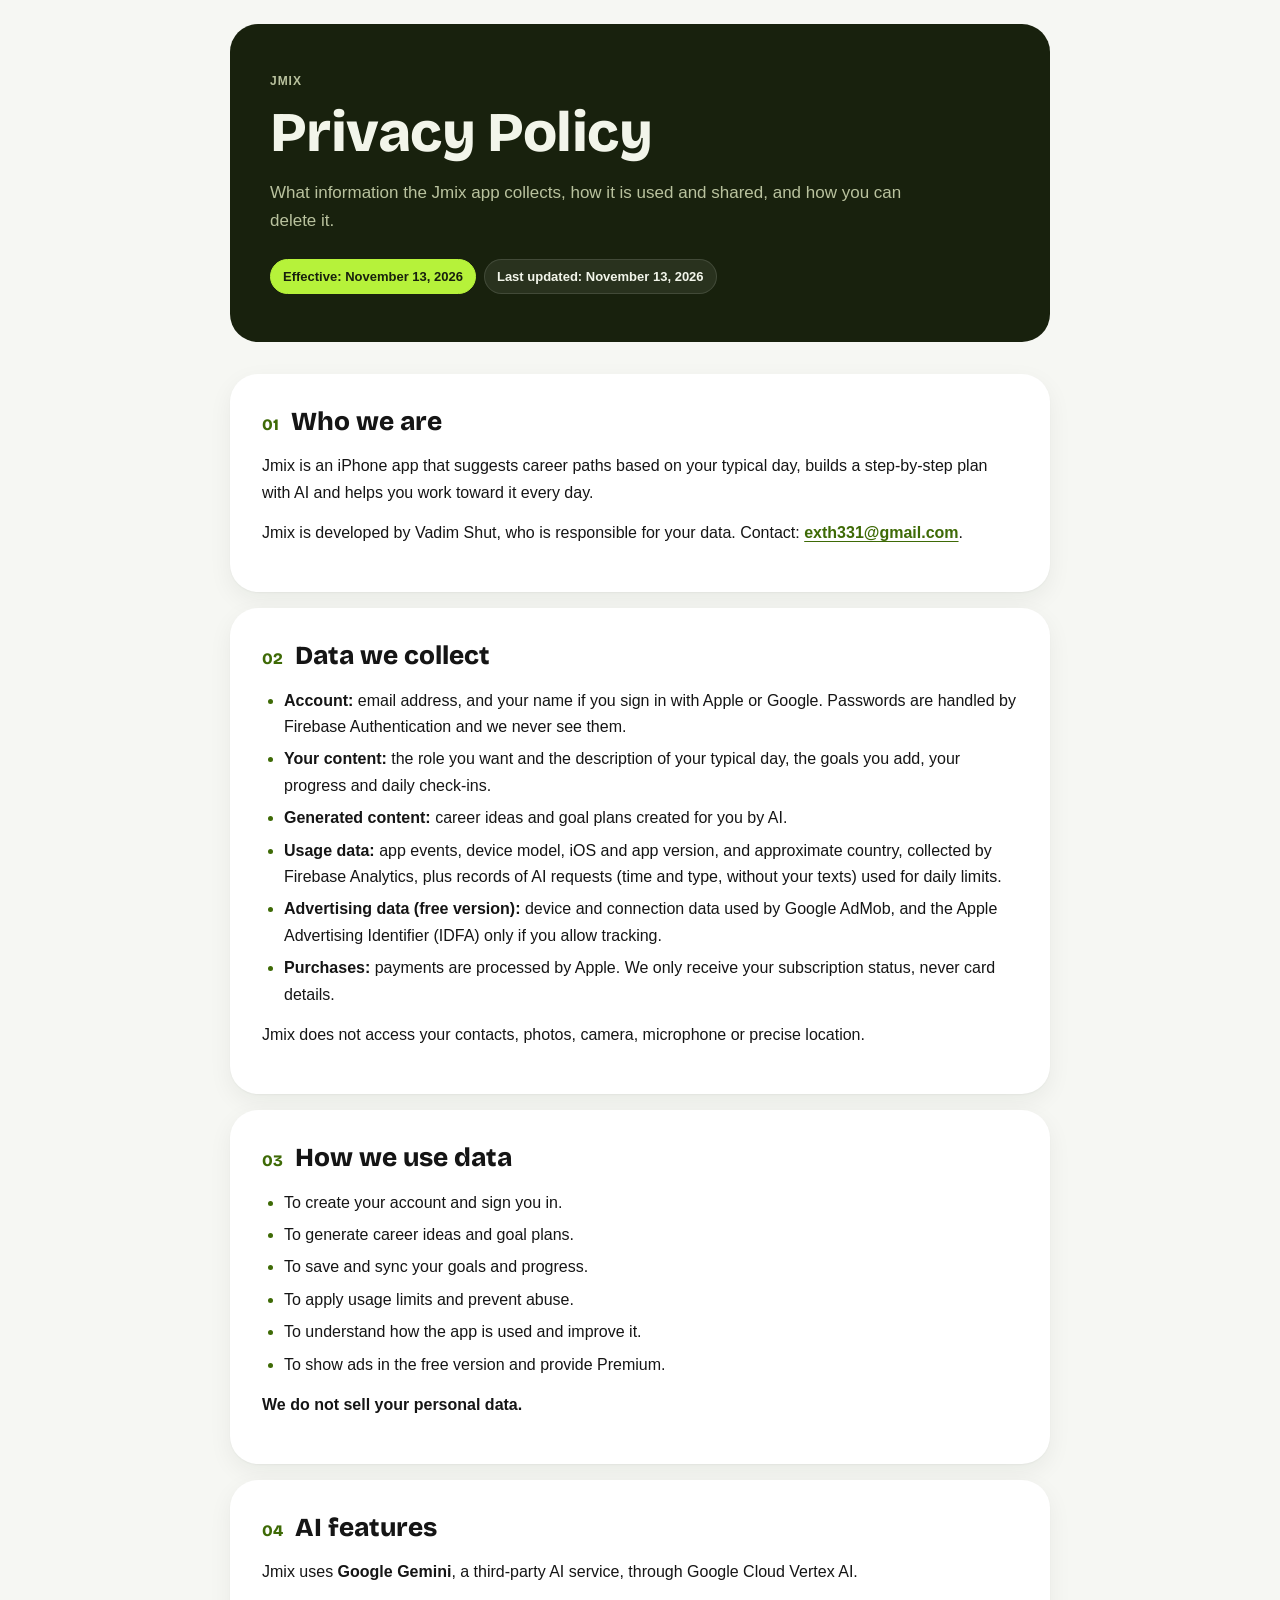
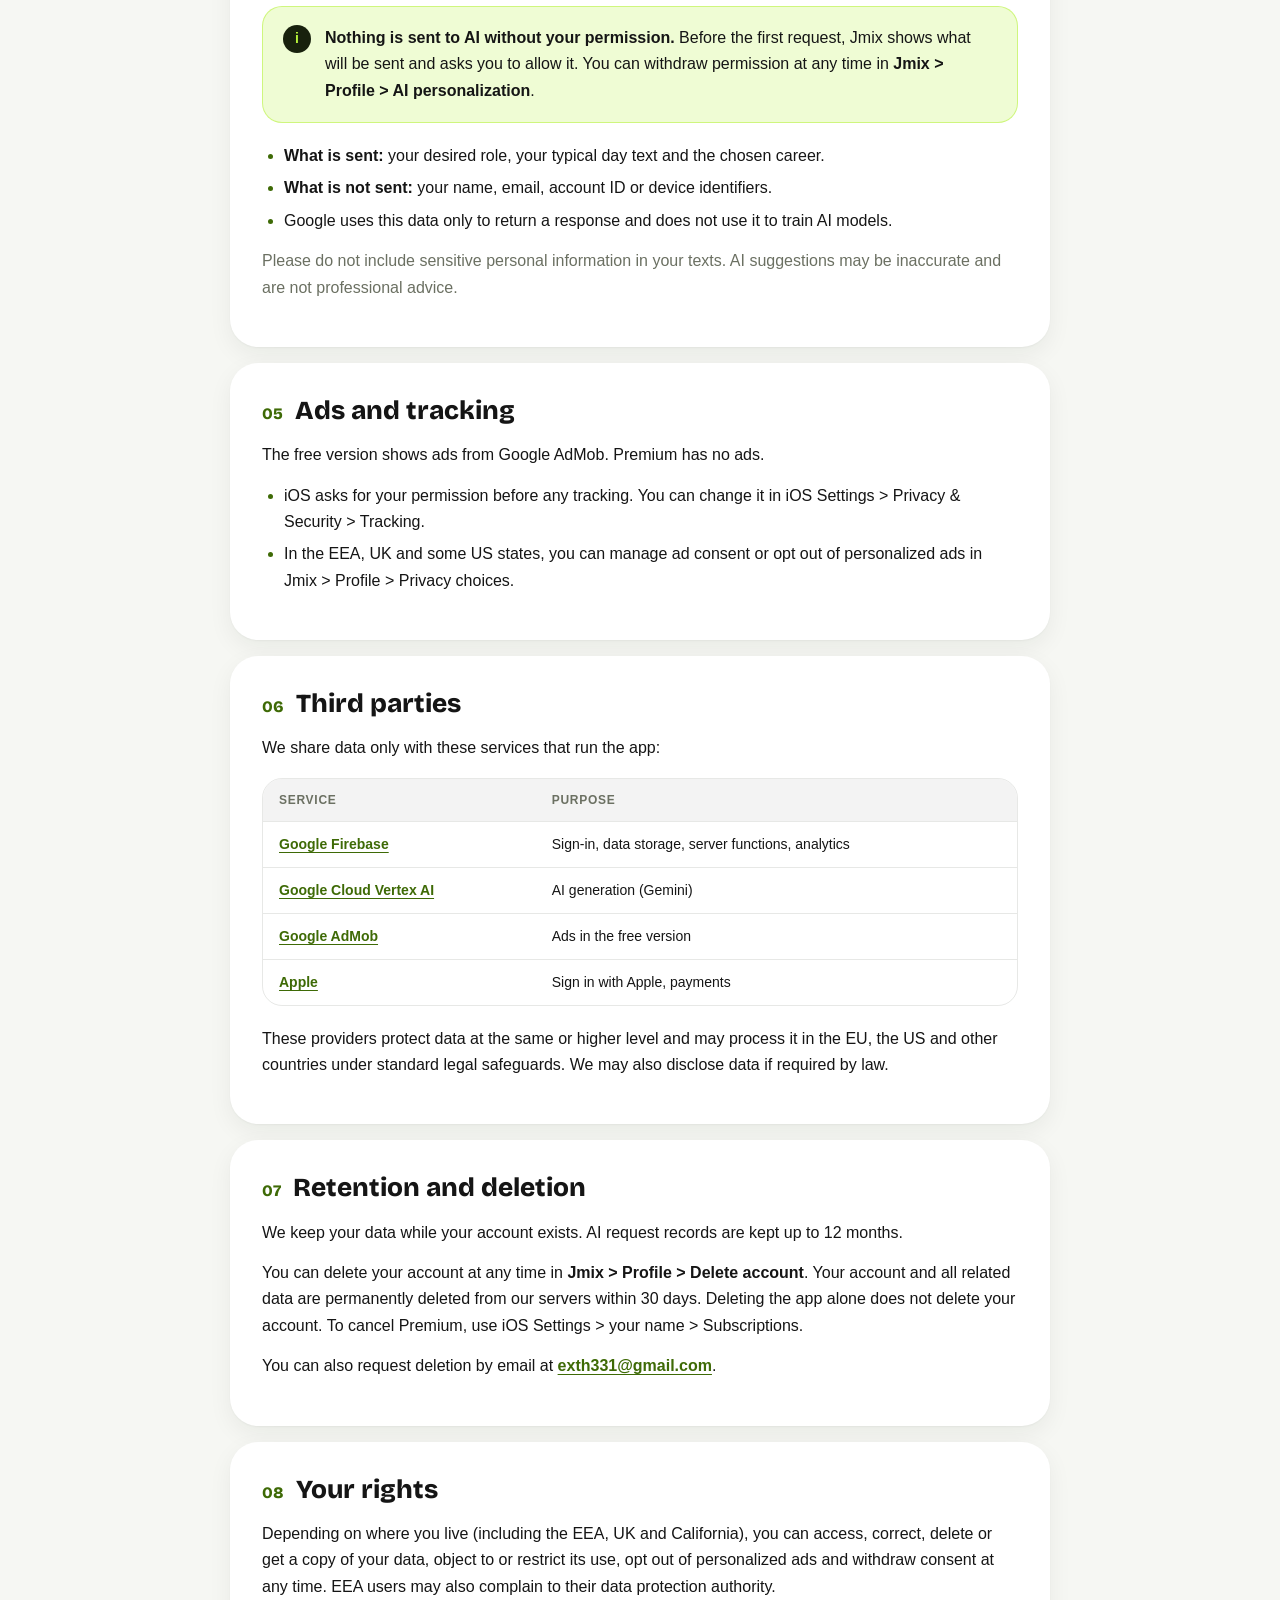
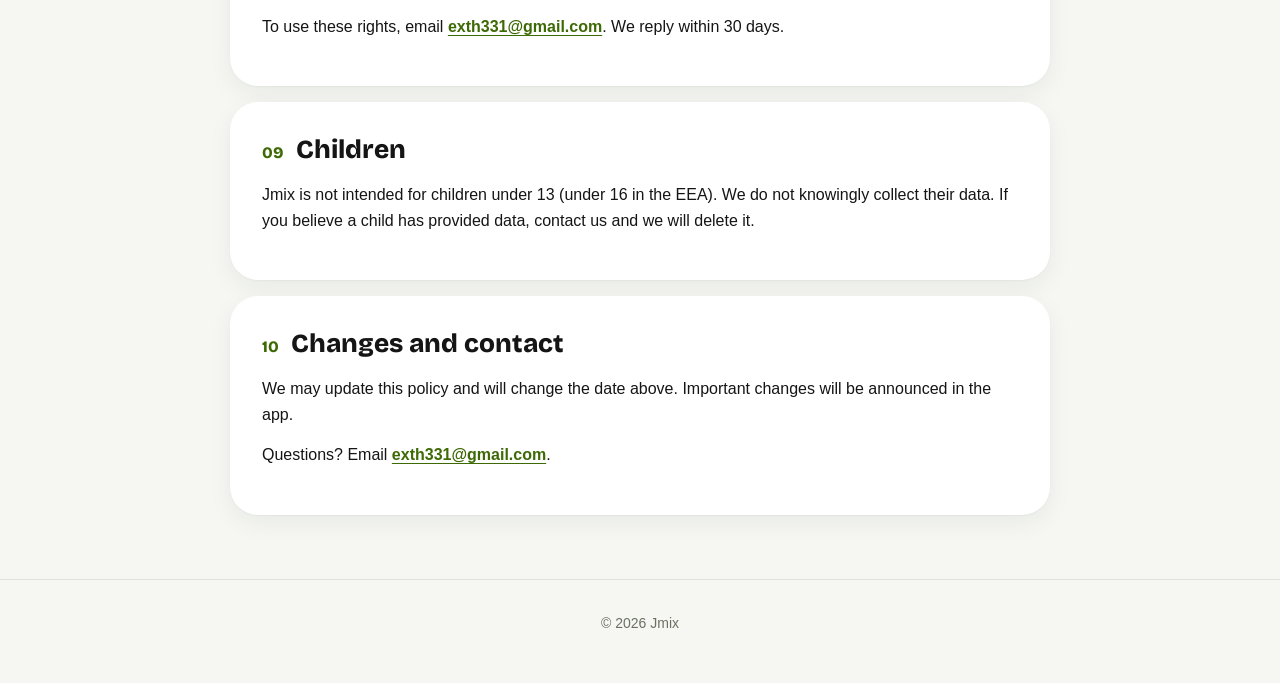
<file: index.html>
<!DOCTYPE html>
<html lang="en">
<head>
  <meta charset="utf-8">
  <meta name="viewport" content="width=device-width, initial-scale=1, viewport-fit=cover">
  <title>Privacy Policy - Jmix</title>
  <meta name="description" content="How the Jmix app collects, uses and protects your information.">
  <meta name="color-scheme" content="light dark">
  <meta name="theme-color" content="#f6f7f3" media="(prefers-color-scheme: light)">
  <meta name="theme-color" content="#050604" media="(prefers-color-scheme: dark)">
  <link rel="icon" type="image/png" href="assets/img/favicon.png">
  <link rel="apple-touch-icon" href="assets/img/apple-touch-icon.png">
  <link rel="preload" href="assets/fonts/BricolageGrotesque-ExtraBold.woff2" as="font" type="font/woff2" crossorigin>
  <link rel="stylesheet" href="assets/css/style.css">
</head>
<body>
  <div class="progress" aria-hidden="true"></div>

  <main id="main" class="container">
    <section class="hero">
      <p class="eyebrow">Jmix</p>
      <h1>Privacy Policy</h1>
      <p class="hero-lead">What information the Jmix app collects, how it is used and shared, and how you can delete it.</p>
      <div class="meta">
        <span class="chip chip-tint">Effective: November 13, 2026</span>
        <span class="chip">Last updated: November 13, 2026</span>
      </div>
    </section>

    <div class="doc">

      <article class="content">
        <section class="section" id="who-we-are">
          <h2><span class="section-num">01</span>Who we are</h2>
          <p>Jmix is an iPhone app that suggests career paths based on your typical day, builds a step-by-step plan with AI and helps you work toward it every day.</p>
          <p>Jmix is developed by Vadim Shut, who is responsible for your data. Contact: <a href="mailto:exth331@gmail.com">exth331@gmail.com</a>.</p>
        </section>

        <section class="section" id="data-we-collect">
          <h2><span class="section-num">02</span>Data we collect</h2>
          <ul>
            <li><strong>Account:</strong> email address, and your name if you sign in with Apple or Google. Passwords are handled by Firebase Authentication and we never see them.</li>
            <li><strong>Your content:</strong> the role you want and the description of your typical day, the goals you add, your progress and daily check-ins.</li>
            <li><strong>Generated content:</strong> career ideas and goal plans created for you by AI.</li>
            <li><strong>Usage data:</strong> app events, device model, iOS and app version, and approximate country, collected by Firebase Analytics, plus records of AI requests (time and type, without your texts) used for daily limits.</li>
            <li><strong>Advertising data (free version):</strong> device and connection data used by Google AdMob, and the Apple Advertising Identifier (IDFA) only if you allow tracking.</li>
            <li><strong>Purchases:</strong> payments are processed by Apple. We only receive your subscription status, never card details.</li>
          </ul>
          <p>Jmix does not access your contacts, photos, camera, microphone or precise location.</p>
        </section>

        <section class="section" id="how-we-use">
          <h2><span class="section-num">03</span>How we use data</h2>
          <ul>
            <li>To create your account and sign you in.</li>
            <li>To generate career ideas and goal plans.</li>
            <li>To save and sync your goals and progress.</li>
            <li>To apply usage limits and prevent abuse.</li>
            <li>To understand how the app is used and improve it.</li>
            <li>To show ads in the free version and provide Premium.</li>
          </ul>
          <p><strong>We do not sell your personal data.</strong></p>
        </section>

        <section class="section" id="ai-features">
          <h2><span class="section-num">04</span>AI features</h2>
          <p>Jmix uses <strong>Google Gemini</strong>, a third-party AI service, through Google Cloud Vertex AI.</p>
          <div class="callout" role="note">
            <span class="callout-icon" aria-hidden="true">i</span>
            <p><strong>Nothing is sent to AI without your permission.</strong> Before the first request, Jmix shows what will be sent and asks you to allow it. You can withdraw permission at any time in <strong>Jmix &gt; Profile &gt; AI personalization</strong>.</p>
          </div>
          <ul>
            <li><strong>What is sent:</strong> your desired role, your typical day text and the chosen career.</li>
            <li><strong>What is not sent:</strong> your name, email, account ID or device identifiers.</li>
            <li>Google uses this data only to return a response and does not use it to train AI models.</li>
          </ul>
          <p class="muted">Please do not include sensitive personal information in your texts. AI suggestions may be inaccurate and are not professional advice.</p>
        </section>

        <section class="section" id="advertising">
          <h2><span class="section-num">05</span>Ads and tracking</h2>
          <p>The free version shows ads from Google AdMob. Premium has no ads.</p>
          <ul>
            <li>iOS asks for your permission before any tracking. You can change it in iOS Settings &gt; Privacy &amp; Security &gt; Tracking.</li>
            <li>In the EEA, UK and some US states, you can manage ad consent or opt out of personalized ads in Jmix &gt; Profile &gt; Privacy choices.</li>
          </ul>
        </section>

        <section class="section" id="third-parties">
          <h2><span class="section-num">06</span>Third parties</h2>
          <p>We share data only with these services that run the app:</p>
          <div class="table-wrap">
            <table>
              <thead>
                <tr><th scope="col">Service</th><th scope="col">Purpose</th></tr>
              </thead>
              <tbody>
                <tr><td><a href="https://firebase.google.com/support/privacy" target="_blank" rel="noopener">Google Firebase</a></td><td>Sign-in, data storage, server functions, analytics</td></tr>
                <tr><td><a href="https://cloud.google.com/terms/cloud-privacy-notice" target="_blank" rel="noopener">Google Cloud Vertex AI</a></td><td>AI generation (Gemini)</td></tr>
                <tr><td><a href="https://policies.google.com/technologies/ads" target="_blank" rel="noopener">Google AdMob</a></td><td>Ads in the free version</td></tr>
                <tr><td><a href="https://www.apple.com/legal/privacy/" target="_blank" rel="noopener">Apple</a></td><td>Sign in with Apple, payments</td></tr>
              </tbody>
            </table>
          </div>
          <p>These providers protect data at the same or higher level and may process it in the EU, the US and other countries under standard legal safeguards. We may also disclose data if required by law.</p>
        </section>

        <section class="section" id="retention">
          <h2><span class="section-num">07</span>Retention and deletion</h2>
          <p>We keep your data while your account exists. AI request records are kept up to 12 months.</p>
          <p>You can delete your account at any time in <strong>Jmix &gt; Profile &gt; Delete account</strong>. Your account and all related data are permanently deleted from our servers within 30 days. Deleting the app alone does not delete your account. To cancel Premium, use iOS Settings &gt; your name &gt; Subscriptions.</p>
          <p>You can also request deletion by email at <a href="mailto:exth331@gmail.com">exth331@gmail.com</a>.</p>
        </section>

        <section class="section" id="your-rights">
          <h2><span class="section-num">08</span>Your rights</h2>
          <p>Depending on where you live (including the EEA, UK and California), you can access, correct, delete or get a copy of your data, object to or restrict its use, opt out of personalized ads and withdraw consent at any time. EEA users may also complain to their data protection authority.</p>
          <p>To use these rights, email <a href="mailto:exth331@gmail.com">exth331@gmail.com</a>. We reply within 30 days.</p>
        </section>

        <section class="section" id="children">
          <h2><span class="section-num">09</span>Children</h2>
          <p>Jmix is not intended for children under 13 (under 16 in the EEA). We do not knowingly collect their data. If you believe a child has provided data, contact us and we will delete it.</p>
        </section>

        <section class="section" id="contact">
          <h2><span class="section-num">10</span>Changes and contact</h2>
          <p>We may update this policy and will change the date above. Important changes will be announced in the app.</p>
          <p>Questions? Email <a href="mailto:exth331@gmail.com">exth331@gmail.com</a>.</p>
        </section>
      </article>
    </div>
  </main>

  <footer class="site-footer">
    <div class="container">
      <span>&copy; <span data-year>2026</span> Jmix</span>
    </div>
  </footer>


  <script src="assets/js/main.js" defer></script>
</body>
</html>
</file>
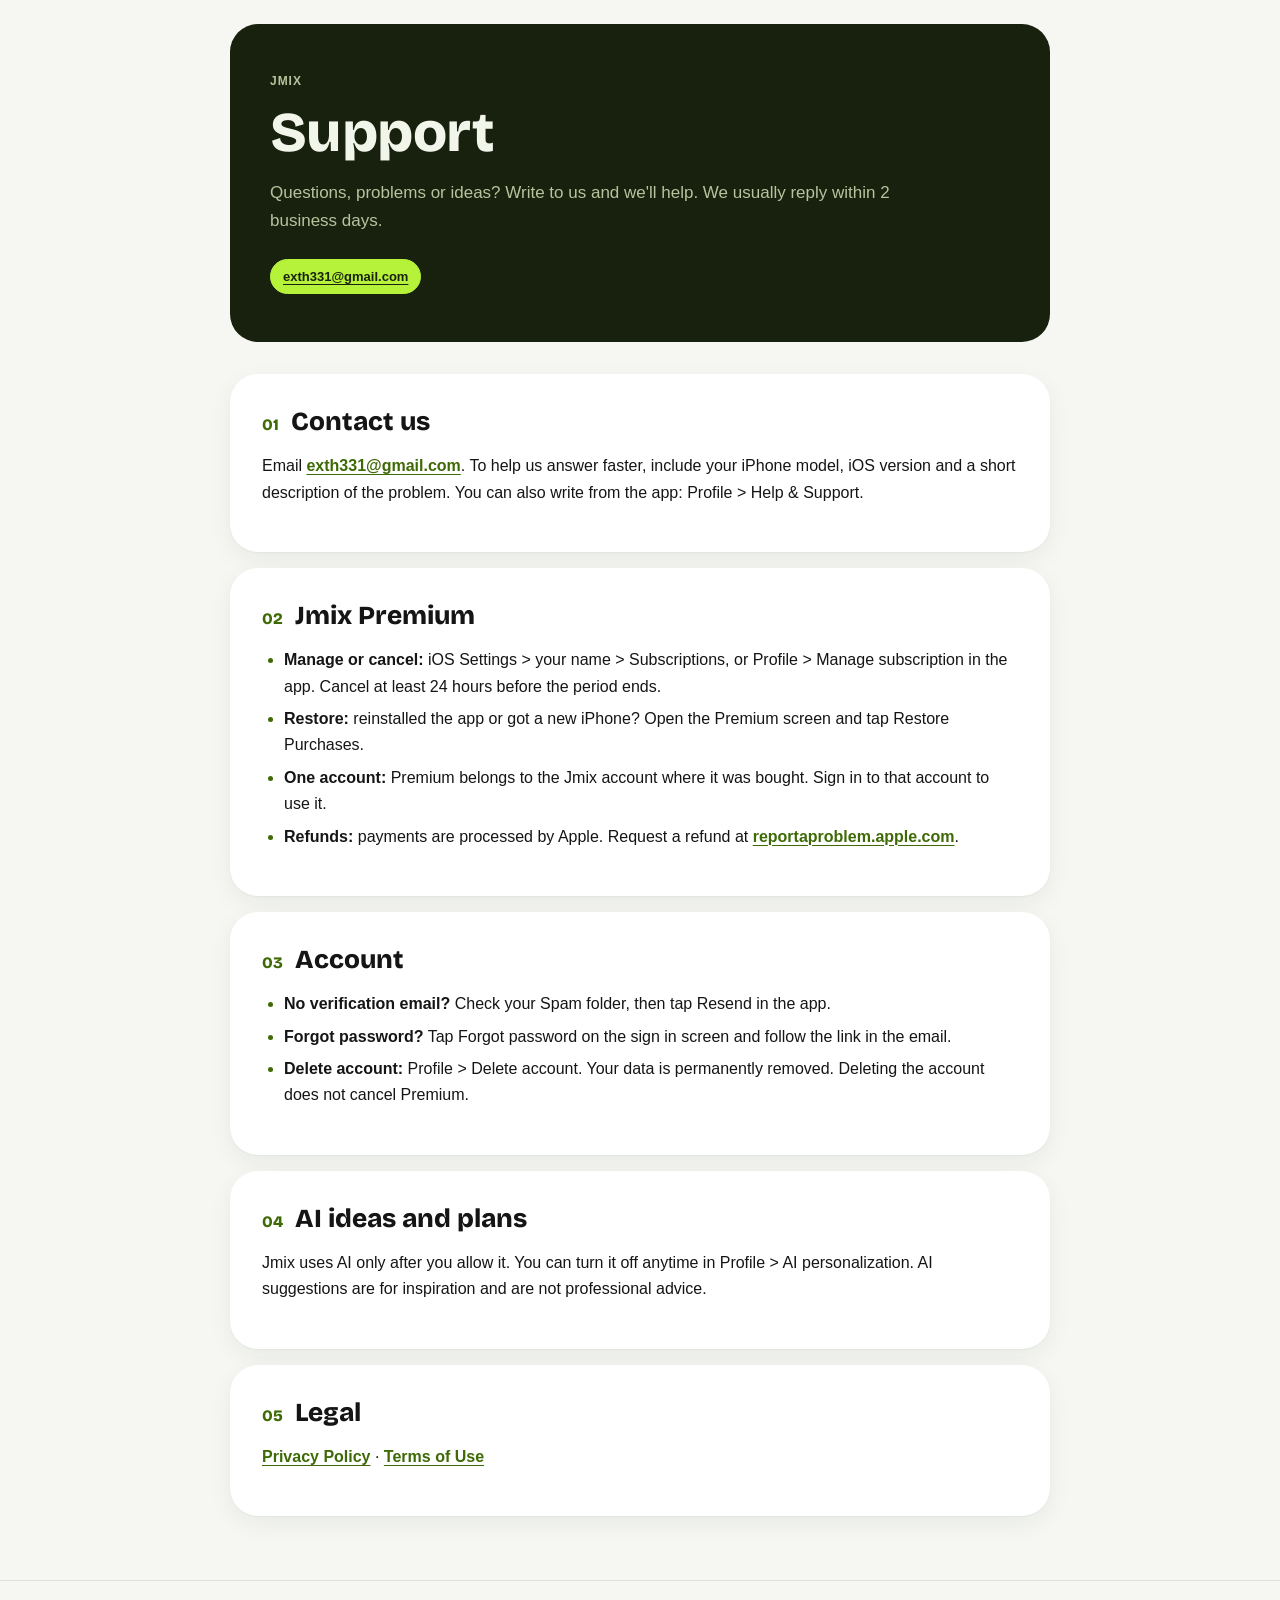
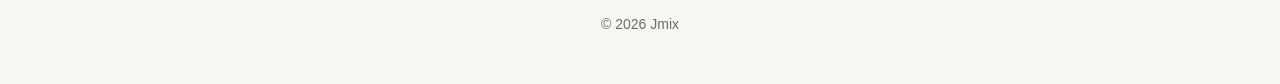
<file: support/index.html>
<!DOCTYPE html>
<html lang="en">
<head>
  <meta charset="utf-8">
  <meta name="viewport" content="width=device-width, initial-scale=1, viewport-fit=cover">
  <title>Support - Jmix</title>
  <meta name="description" content="Get help with the Jmix app: contact, subscriptions, account and AI.">
  <meta name="color-scheme" content="light dark">
  <meta name="theme-color" content="#f6f7f3" media="(prefers-color-scheme: light)">
  <meta name="theme-color" content="#050604" media="(prefers-color-scheme: dark)">
  <link rel="icon" type="image/png" href="../assets/img/favicon.png">
  <link rel="apple-touch-icon" href="../assets/img/apple-touch-icon.png">
  <link rel="preload" href="../assets/fonts/BricolageGrotesque-ExtraBold.woff2" as="font" type="font/woff2" crossorigin>
  <link rel="stylesheet" href="../assets/css/style.css">
</head>
<body>
  <main id="main" class="container">
    <section class="hero">
      <p class="eyebrow">Jmix</p>
      <h1>Support</h1>
      <p class="hero-lead">Questions, problems or ideas? Write to us and we'll help. We usually reply within 2 business days.</p>
      <div class="meta">
        <a class="chip chip-tint" href="mailto:exth331@gmail.com?subject=Jmix%20Support">exth331@gmail.com</a>
      </div>
    </section>

    <div class="doc">
      <article class="content">
        <section class="section" id="contact">
          <h2><span class="section-num">01</span>Contact us</h2>
          <p>Email <a href="mailto:exth331@gmail.com?subject=Jmix%20Support">exth331@gmail.com</a>. To help us answer faster, include your iPhone model, iOS version and a short description of the problem. You can also write from the app: Profile &gt; Help &amp; Support.</p>
        </section>

        <section class="section" id="premium">
          <h2><span class="section-num">02</span>Jmix Premium</h2>
          <ul>
            <li><strong>Manage or cancel:</strong> iOS Settings &gt; your name &gt; Subscriptions, or Profile &gt; Manage subscription in the app. Cancel at least 24 hours before the period ends.</li>
            <li><strong>Restore:</strong> reinstalled the app or got a new iPhone? Open the Premium screen and tap Restore Purchases.</li>
            <li><strong>One account:</strong> Premium belongs to the Jmix account where it was bought. Sign in to that account to use it.</li>
            <li><strong>Refunds:</strong> payments are processed by Apple. Request a refund at <a href="https://reportaproblem.apple.com">reportaproblem.apple.com</a>.</li>
          </ul>
        </section>

        <section class="section" id="account">
          <h2><span class="section-num">03</span>Account</h2>
          <ul>
            <li><strong>No verification email?</strong> Check your Spam folder, then tap Resend in the app.</li>
            <li><strong>Forgot password?</strong> Tap Forgot password on the sign in screen and follow the link in the email.</li>
            <li><strong>Delete account:</strong> Profile &gt; Delete account. Your data is permanently removed. Deleting the account does not cancel Premium.</li>
          </ul>
        </section>

        <section class="section" id="ai">
          <h2><span class="section-num">04</span>AI ideas and plans</h2>
          <p>Jmix uses AI only after you allow it. You can turn it off anytime in Profile &gt; AI personalization. AI suggestions are for inspiration and are not professional advice.</p>
        </section>

        <section class="section" id="legal">
          <h2><span class="section-num">05</span>Legal</h2>
          <p><a href="../">Privacy Policy</a> &middot; <a href="https://exth.github.io/terms/">Terms of Use</a></p>
        </section>
      </article>
    </div>
  </main>

  <footer class="site-footer">
    <div class="container">
      <span>&copy; <span data-year>2026</span> Jmix</span>
    </div>
  </footer>

  <script src="../assets/js/main.js" defer></script>
</body>
</html>
</file>
<file: assets/css/style.css>
/* Jmix site. Colors and fonts follow the iOS app design system */

@font-face {
  font-family: "Bricolage Grotesque";
  src: url("../fonts/BricolageGrotesque-Bold.woff2") format("woff2");
  font-weight: 700;
  font-display: swap;
}

@font-face {
  font-family: "Bricolage Grotesque";
  src: url("../fonts/BricolageGrotesque-ExtraBold.woff2") format("woff2");
  font-weight: 800;
  font-display: swap;
}

:root {
  --bg-primary: #f6f7f3;
  --bg-secondary: #ffffff;
  --main-text: #151515;
  --text-secondary: #6b7062;
  --accent-text: #18210d;
  --tint: #b6f23a;
  --sf-on-light: #3e6a06;
  --sf-on-dark: #b9c29e;
  --border: rgba(24, 33, 13, 0.1);
  --shadow: 0 1px 2px rgba(24, 33, 13, 0.04), 0 8px 24px rgba(24, 33, 13, 0.06);

  --font-display: "Bricolage Grotesque", -apple-system, BlinkMacSystemFont, "Segoe UI", sans-serif;
  --font-body: -apple-system, BlinkMacSystemFont, "SF Pro Text", "Segoe UI", Roboto, Helvetica, Arial, sans-serif;

  --radius-l: 28px;
  --radius-m: 20px;
  --radius-s: 12px;
  --content: 1120px;
}

@media (prefers-color-scheme: dark) {
  :root {
    --bg-primary: #050604;
    --bg-secondary: #15180f;
    --main-text: #f2f5ea;
    --text-secondary: #8d9384;
    --sf-on-light: #90c227;
    --border: rgba(242, 245, 234, 0.1);
    --shadow: none;
  }

  .hero {
    border: 1px solid rgba(182, 242, 58, 0.14);
  }
}

*,
*::before,
*::after {
  box-sizing: border-box;
}

html {
  scroll-behavior: smooth;
  scroll-padding-top: 20px;
  -webkit-text-size-adjust: 100%;
}

@media (prefers-reduced-motion: reduce) {
  html {
    scroll-behavior: auto;
  }
}

body {
  margin: 0;
  background: var(--bg-primary);
  color: var(--main-text);
  font-family: var(--font-body);
  font-size: 16px;
  line-height: 1.65;
  -webkit-font-smoothing: antialiased;
}

img {
  max-width: 100%;
  display: block;
}

a {
  color: var(--sf-on-light);
  font-weight: 600;
  text-decoration: underline;
  text-decoration-thickness: 1px;
  text-underline-offset: 3px;
}

a:hover {
  text-decoration-thickness: 2px;
}

:focus-visible {
  outline: 3px solid var(--tint);
  outline-offset: 2px;
  border-radius: 6px;
}

.skip-link {
  position: absolute;
  left: 16px;
  top: -60px;
  z-index: 100;
  padding: 10px 16px;
  border-radius: var(--radius-s);
  background: var(--tint);
  color: var(--accent-text);
}

.skip-link:focus {
  top: 12px;
}

.container {
  width: 100%;
  max-width: var(--content);
  margin: 0 auto;
  padding: 0 20px;
}

/* Reading progress */
.progress {
  position: fixed;
  inset: 0 0 auto 0;
  height: 3px;
  z-index: 60;
  background: var(--tint);
  transform-origin: left;
  transform: scaleX(0);
}

/* Hero */
.hero {
  margin-top: 24px;
  padding: 48px 40px;
  border-radius: var(--radius-l);
  background: var(--accent-text);
  color: #f2f5ea;
  position: relative;
  overflow: hidden;
}

.eyebrow {
  margin: 0 0 12px;
  color: var(--sf-on-dark);
  font-size: 12px;
  font-weight: 700;
  letter-spacing: 0.08em;
  text-transform: uppercase;
}

.hero h1 {
  margin: 0;
  font-family: var(--font-display);
  font-weight: 800;
  font-size: clamp(36px, 6vw, 56px);
  line-height: 1.05;
  letter-spacing: -0.01em;
}

.hero-lead {
  max-width: 640px;
  margin: 16px 0 0;
  color: var(--sf-on-dark);
  font-size: 17px;
}

.meta {
  display: flex;
  flex-wrap: wrap;
  gap: 8px;
  margin-top: 24px;
}

.chip {
  display: inline-flex;
  align-items: center;
  gap: 6px;
  padding: 6px 12px;
  border-radius: 999px;
  background: rgba(242, 245, 234, 0.08);
  border: 1px solid rgba(242, 245, 234, 0.12);
  color: #f2f5ea;
  font-size: 13px;
  font-weight: 600;
}

.chip-tint {
  background: var(--tint);
  border-color: var(--tint);
  color: var(--accent-text);
}

/* Layout */
.doc {
  margin: 32px auto 64px;
}

/* Sections */
.section {
  padding: 32px;
  margin-bottom: 16px;
  border-radius: var(--radius-l);
  background: var(--bg-secondary);
  box-shadow: var(--shadow);
}

.section h2 {
  display: flex;
  align-items: baseline;
  gap: 12px;
  margin: 0 0 16px;
  font-family: var(--font-display);
  font-weight: 800;
  font-size: 26px;
  line-height: 1.2;
}

.section-num {
  flex: none;
  color: var(--sf-on-light);
  font-size: 16px;
}

.section h3 {
  margin: 28px 0 8px;
  font-family: var(--font-display);
  font-weight: 700;
  font-size: 19px;
}

.section p,
.section ul {
  margin: 0 0 14px;
}

.section ul {
  padding-left: 22px;
}

.section li {
  margin-bottom: 6px;
}

.section li::marker {
  color: var(--sf-on-light);
}

.muted {
  color: var(--text-secondary);
}

.callout {
  display: flex;
  gap: 14px;
  margin: 20px 0;
  padding: 18px 20px;
  border-radius: var(--radius-m);
  background: color-mix(in srgb, var(--tint) 22%, var(--bg-secondary));
  border: 1px solid color-mix(in srgb, var(--tint) 55%, transparent);
}

.callout-icon {
  flex: none;
  width: 28px;
  height: 28px;
  display: grid;
  place-items: center;
  border-radius: 50%;
  background: var(--accent-text);
  color: var(--tint);
  font-weight: 800;
  font-size: 14px;
}

.callout p:last-child {
  margin-bottom: 0;
}

/* Tables */
.table-wrap {
  margin: 16px 0 20px;
  overflow-x: auto;
  border: 1px solid var(--border);
  border-radius: var(--radius-m);
}

table {
  width: 100%;
  border-collapse: collapse;
  font-size: 14px;
  line-height: 1.5;
}

th,
td {
  padding: 12px 16px;
  text-align: left;
  vertical-align: top;
  border-bottom: 1px solid var(--border);
}

tr:last-child td {
  border-bottom: 0;
}

th {
  background: color-mix(in srgb, var(--border) 50%, var(--bg-secondary));
  color: var(--text-secondary);
  font-size: 12px;
  font-weight: 700;
  letter-spacing: 0.06em;
  text-transform: uppercase;
  white-space: nowrap;
}

td:first-child {
  font-weight: 600;
  min-width: 150px;
}

/* Footer */
.site-footer {
  padding: 32px 0 48px;
  border-top: 1px solid var(--border);
  color: var(--text-secondary);
  font-size: 14px;
}

.site-footer .container {
  text-align: center;
}

/* Mobile */
@media (max-width: 600px) {
  .hero {
    padding: 36px 22px;
    border-radius: var(--radius-m);
  }

  .section {
    padding: 24px 20px;
    border-radius: var(--radius-m);
  }

  .section h2 {
    font-size: 22px;
  }
}

@media print {
  .progress {
    display: none !important;
  }

  body {
    background: #fff;
    color: #000;
  }

  .doc {
    display: block;
  }

  .hero {
    background: none;
    color: #000;
    padding: 0;
  }

  .hero-lead {
    color: #000;
  }

  .section {
    box-shadow: none;
    padding: 0;
    margin-bottom: 24px;
  }
}

/* Single page: one centered column */
main.container {
  max-width: 860px;
}
</file>
